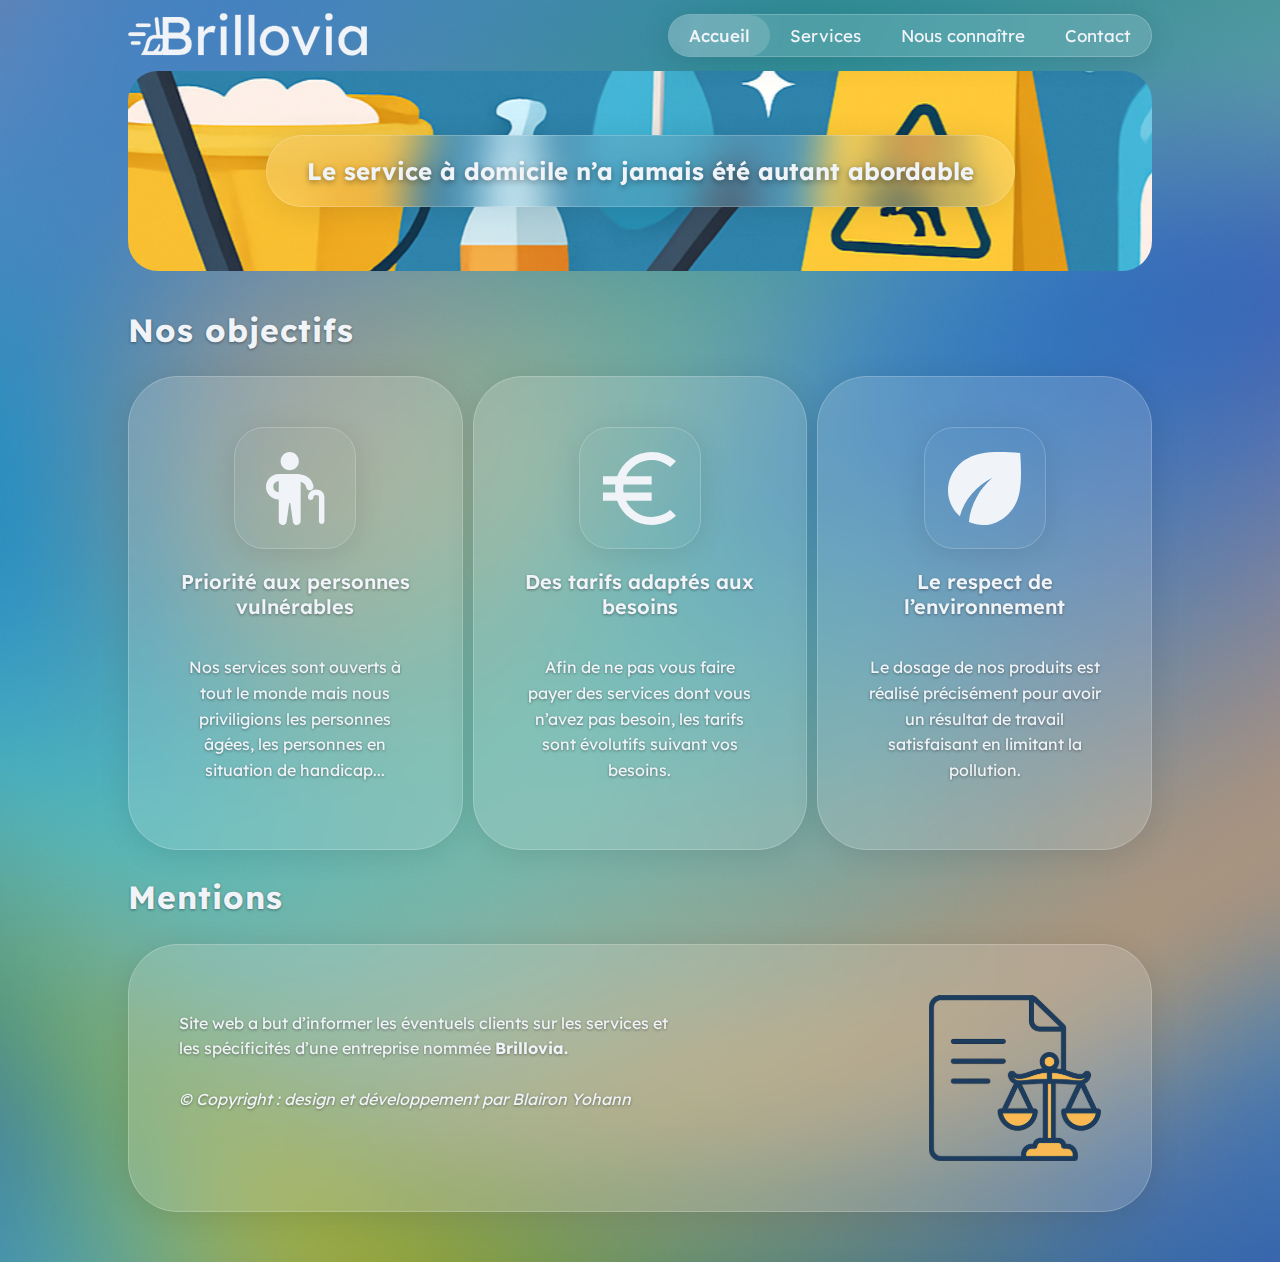
<file: index.html>
<!DOCTYPE html>
<html lang="en">
<head>
    <meta charset="UTF-8">
    <meta name="viewport" content="width=device-width, initial-scale=1.0">
    <link rel="stylesheet" href="SASS/main.css">
    <title>BRILLOVIA - Accueil</title>
</head>
<body>
    
    <header>
        <div class="boxheader">
        <div class="logo"></div>

  <nav class="navbar">
    <ul>
      <a href="index.html"><li class="active">Accueil</li></a>
      <a href="services.html"><li>Services</li></a>
      <li>Nous connaître</li>
      <li>Contact</li>
    </ul>
  </nav>

        </div>
<div class="hero">
  <div class="glass">
    Le service à domicile n’a jamais été autant abordable
  </div>
</div>
    </header>

    <section>
      <h2>Nos objectifs</h2>
      <div class="grille">
      <div class="box"><div class="backicon"><img src="images/pmr.svg" alt="PMR" srcset=""></div><h3>Priorité aux personnes vulnérables</h3><p>Nos services sont ouverts à tout le monde mais nous priviligions les personnes âgées, les personnes en situation de handicap...</p></div>
      <div class="box"><div class="backicon"><img src="images/tarifs.svg" alt="PMR" srcset=""></div><h3>Des tarifs adaptés aux besoins</h3><p>Afin de ne pas vous faire payer des services dont vous n’avez pas besoin, les tarifs sont évolutifs suivant vos besoins.</p></div>
      <div class="box"><div class="backicon"><img src="images/biodiversite.svg" alt="PMR" srcset=""></div><h3>Le respect de l’environnement</h3><p>Le dosage de nos produits est réalisé précisément pour avoir un résultat de travail satisfaisant en limitant la pollution.</p></div>
      </div>
    </section>

    <footer>
      <h2>Mentions</h2>
      <div class="box">
      <div class="mentions">
      <p>Site web a but d’informer les éventuels clients sur les services et les spécificités d’une entreprise nommée <b>Brillovia.</b><br><br><i>© Copyright : design et développement par Blairon Yohann</i></p><img src="images/mentions.svg" alt="PMR" srcset=""></div></div>
      </div>
    </footer>

</body>
</html>
</file>
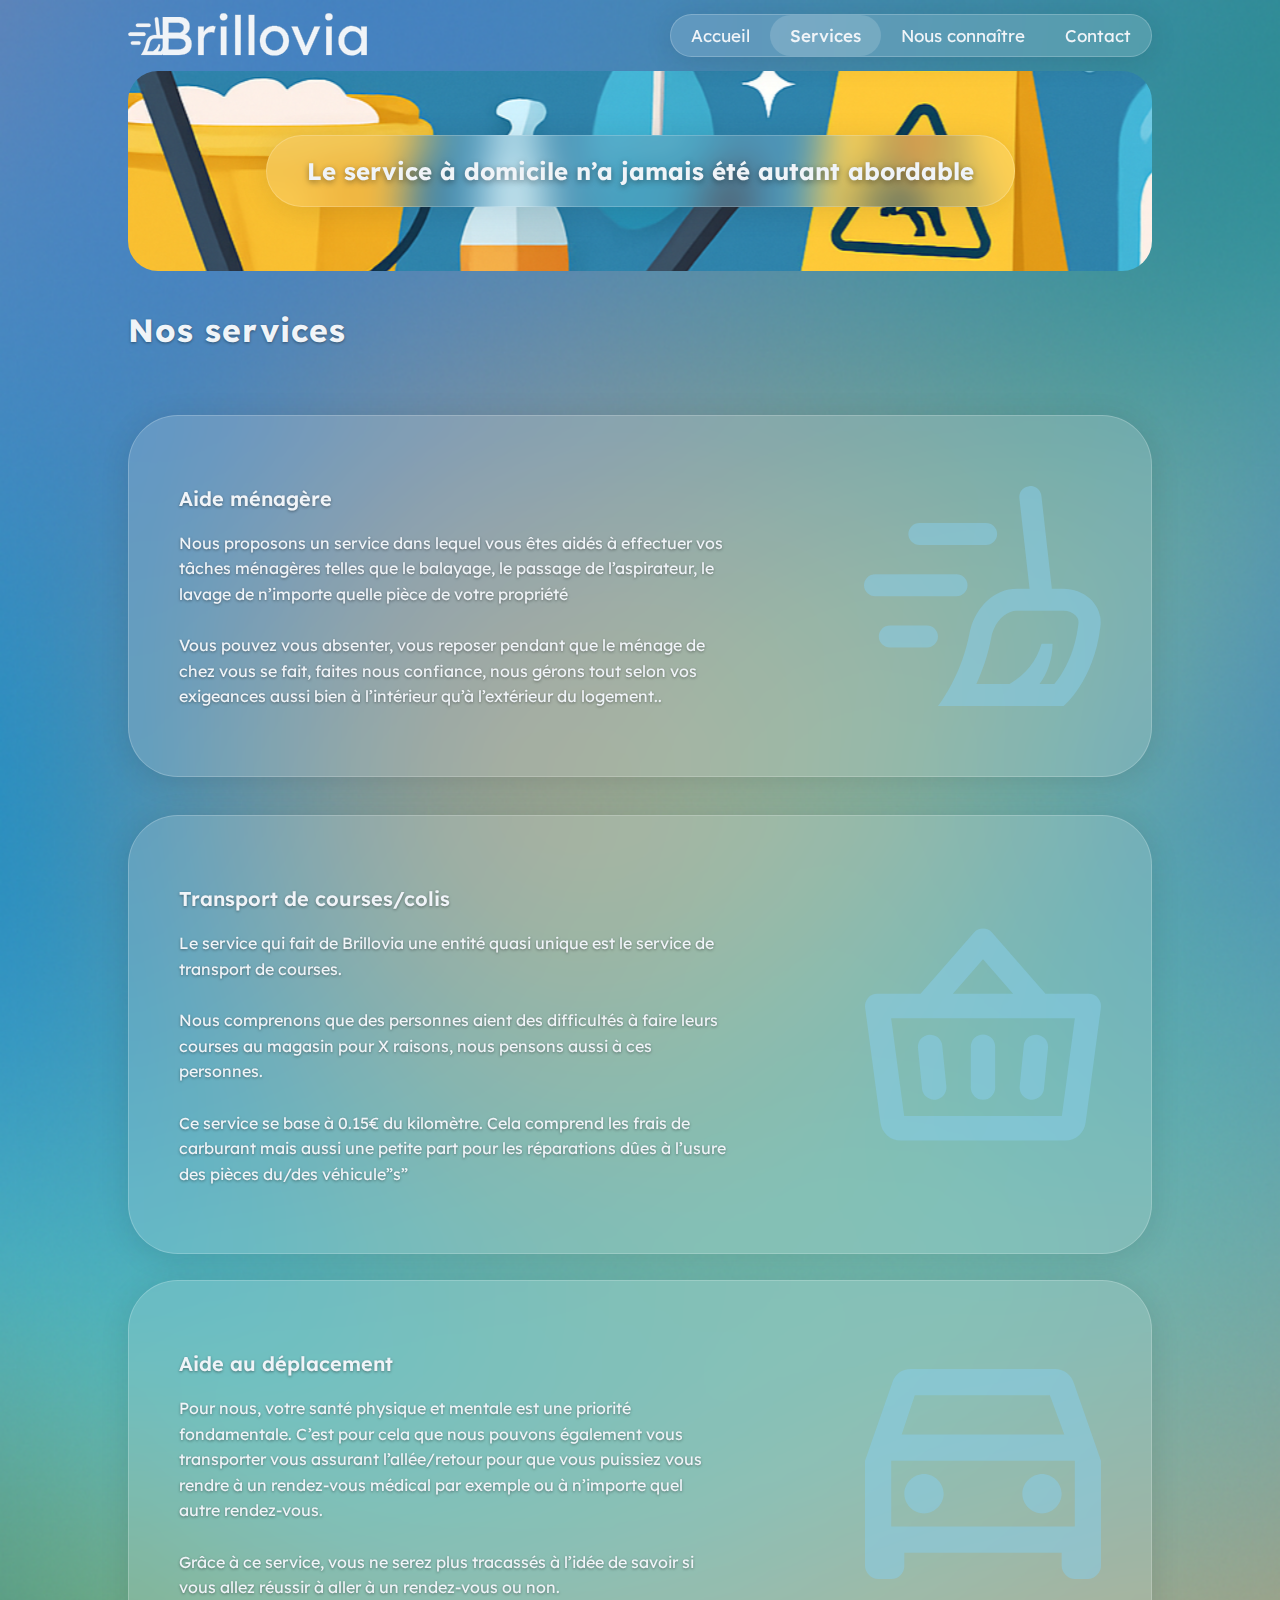
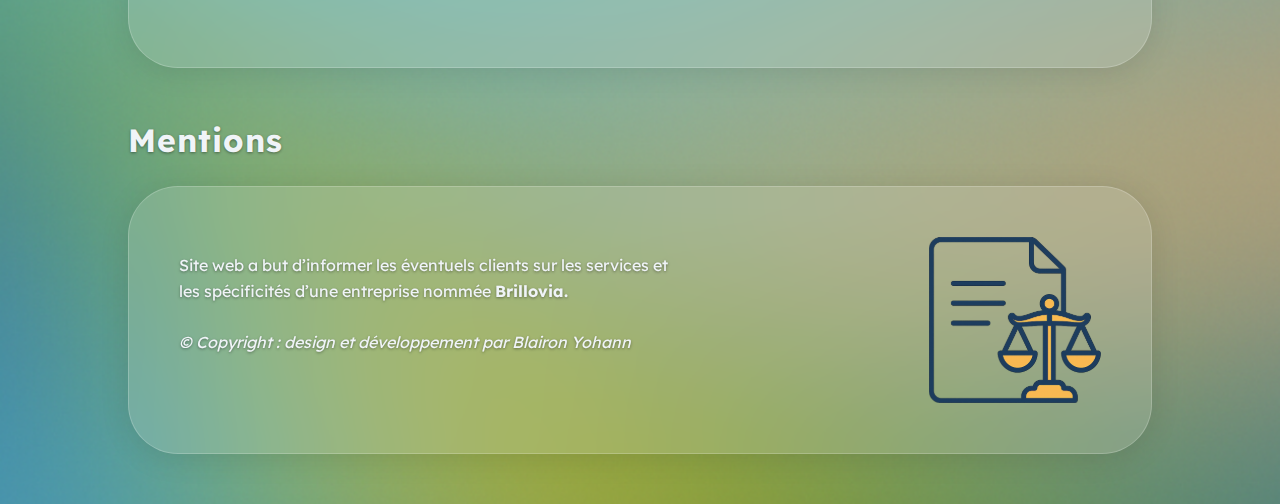
<file: services.html>
<!DOCTYPE html>
<html lang="en">
<head>
    <meta charset="UTF-8">
    <meta name="viewport" content="width=device-width, initial-scale=1.0">
    <link rel="stylesheet" href="SASS/main.css">
    <title>BRILLOVIA - Accueil</title>
</head>
<body>
    
    <header>
        <div class="boxheader">
        <div class="logo"></div>

  <nav class="navbar">
    <ul>
      <a href="index.html"><li>Accueil</li></a>
      <a href="services.html"><li class="active">Services</li></a>
      <li>Nous connaître</li>
      <li>Contact</li>
    </ul>
  </nav>

        </div>
<div class="hero">
  <div class="glass">
    Le service à domicile n’a jamais été autant abordable
  </div>
</div>
    </header>

    <section>
      <h2>Nos services</h2>
      <div class="grille-services">
      <div class="box"><div><h3>Aide ménagère</h3><p>Nous proposons un service dans lequel vous êtes aidés à effectuer vos tâches ménagères telles que le balayage, le passage de l’aspirateur, le lavage de n’importe quelle pièce de votre propriété <br><br> Vous pouvez vous absenter, vous reposer pendant que le ménage de chez vous se fait, faites nous confiance, nous gérons tout selon vos exigeances aussi bien à l’intérieur qu’à l’extérieur du logement..</p></div><img src="images/balais.svg" alt="Aide ménagère" srcset=""></div>
      <div class="box"><div><h3>Transport de courses/colis</h3><p>Le service qui fait de Brillovia une entité quasi unique est le service de transport de courses. <br><br> Nous comprenons que des personnes aient des difficultés à faire leurs courses au magasin pour X raisons, nous pensons aussi à ces personnes.<br><br>Ce service se base à 0.15€ du kilomètre. Cela comprend les frais de carburant mais aussi une petite part pour les réparations dûes à l’usure des pièces du/des véhicule”s”</p></div><img src="images/achats.svg" alt="Transport courses et colis" srcset=""></div>
      <div class="box"><div><h3>Aide au déplacement</h3><p>Pour nous, votre santé physique et mentale est une priorité fondamentale. C’est pour cela que nous pouvons également vous transporter vous assurant l’allée/retour pour que vous puissiez vous rendre à un rendez-vous médical par exemple ou à n’importe quel autre rendez-vous. <br><br> Grâce à ce service, vous ne serez plus tracassés à l’idée de savoir si vous allez réussir à aller à un rendez-vous ou non.</p></div><img src="images/voiture.svg" alt="Aide au déplacement" srcset=""></div>
      </div>
    </section>

    <footer>
      <h2>Mentions</h2>
      <div class="box">
      <div class="mentions">
      <p>Site web a but d’informer les éventuels clients sur les services et les spécificités d’une entreprise nommée <b>Brillovia.</b><br><br><i>© Copyright : design et développement par Blairon Yohann</i></p><img src="images/mentions.svg" alt="PMR" srcset=""></div></div>
      </div>
    </footer>

</body>
</html>
</file>
<file: SASS/main.css>
@charset "UTF-8";
@import url("https://fonts.googleapis.com/css2?family=Lexend:wght@100..900&family=Open+Sans:ital,wght@0,300..800;1,300..800&display=swap");
body {
  background-image: url(../../images/background.png);
  background-size: cover;
  margin: 0;
  font-family: "Lexend", sans-serif;
  font-size: 17px;
}

section {
  width: 80%;
  margin: 0 auto;
}

.box {
  background: rgba(255, 255, 255, 0.15); /* fond translucide */
  border-radius: 50px;
  padding: 50px;
  backdrop-filter: blur(20px);
  -webkit-backdrop-filter: blur(20px); /* pour Safari */
  border: 1px solid rgba(255, 255, 255, 0.2); /* légère bordure blanche */
  box-shadow: 0 4px 30px rgba(0, 0, 0, 0.1); /* ombre douce */
}

h2, h3, p {
  text-shadow: 0 1px 3px rgba(0, 0, 0, 0.4);
  color: #F0F4F8;
}

h2 {
  font-size: 32px;
  letter-spacing: 1px;
}

h3 {
  font-size: 20px;
  font-weight: 600;
}

p {
  font-size: 16px;
  line-height: 1.6;
}

.hero {
  background: url("../../images/bannerindex.svg") center center/cover no-repeat;
  width: 80%;
  height: 200px;
  display: flex;
  align-items: center;
  justify-content: center;
  border-radius: 30px;
  overflow: hidden;
  margin: 0 auto;
}

.glass {
  background: rgba(255, 255, 255, 0.15); /* fond translucide */
  padding: 20px 40px;
  border-radius: 50px;
  backdrop-filter: blur(20px);
  -webkit-backdrop-filter: blur(20px);
  font-size: 24px;
  font-weight: 700;
  color: #F0F4F8;
  text-align: center;
  text-shadow: 0 2px 6px rgba(0, 0, 0, 0.4);
  border: 1px solid rgba(255, 255, 255, 0.2); /* légère bordure blanche */
  box-shadow: 0 4px 30px rgba(0, 0, 0, 0.1); /* ombre douce */
}

header {
  width: 100%;
  padding-top: 1%;
  padding-bottom: 1%;
}

.boxheader {
  width: 80%;
  margin-left: auto;
  margin-right: auto;
  display: flex;
  justify-content: space-between;
  align-items: center;
  margin-bottom: 1%;
}

.logo {
  background-image: url(/images/logo.svg);
  background-size: contain;
  height: 45px;
  width: 243px;
  background-repeat: no-repeat;
}

.navbar {
  background: rgba(255, 255, 255, 0.15); /* fond translucide */
  border-radius: 50px;
  backdrop-filter: blur(20px);
  -webkit-backdrop-filter: blur(20px); /* pour Safari */
  border: 1px solid rgba(255, 255, 255, 0.2); /* légère bordure blanche */
  box-shadow: 0 4px 30px rgba(0, 0, 0, 0.1); /* ombre douce */
}

.navbar ul {
  list-style: none;
  display: flex;
  margin: 0;
  padding: 0;
}

.navbar li {
  padding: 10px 20px;
  border-radius: 30px;
  cursor: pointer;
  color: #F0F4F8;
  transition: background-color 0.3s ease;
}

.navbar li.active {
  backdrop-filter: blur(10px);
  -webkit-backdrop-filter: blur(10px);
  color: #F0F4F8;
  font-weight: 500;
}

.navbar li:hover:not(.active) {
  backdrop-filter: blur(10px);
  -webkit-backdrop-filter: blur(10px);
  color: #F0F4F8;
  font-weight: 500;
}

.navbar a {
  text-decoration: none;
}

footer {
  width: 80%;
  margin: 0 auto;
  margin-bottom: 50px;
}

.mentions {
  border-radius: 50px;
  display: flex;
  justify-content: space-between;
}

footer p {
  width: 55%;
}

.grille {
  display: grid;
  grid-template-rows: 1fr;
  grid-template-columns: 1fr 1fr 1fr;
  gap: 1%;
  margin-left: auto;
  margin-right: auto;
}

.grille .box {
  text-align: center;
  display: flex;
  flex-direction: column;
  justify-content: center;
  justify-items: center;
  align-items: center;
}

.grille .backicon {
  border: 1px solid rgba(255, 255, 255, 0.2); /* légère bordure blanche */
  box-shadow: 0 4px 30px rgba(0, 0, 0, 0.1); /* ombre douce */
  height: 120px;
  width: 120px;
  border-radius: 30px;
  display: flex;
  justify-content: center;
  align-items: center;
}

.grille-services {
  display: grid;
  grid-template-columns: 1fr;
  grid-template-rows: 1fr 1fr 1fr;
  align-items: center;
}

.grille-services .box {
  padding: 0;
  display: flex;
  padding: 50px;
}

.grille-services .box p {
  width: 80%;
}/*# sourceMappingURL=main.css.map */
</file>
